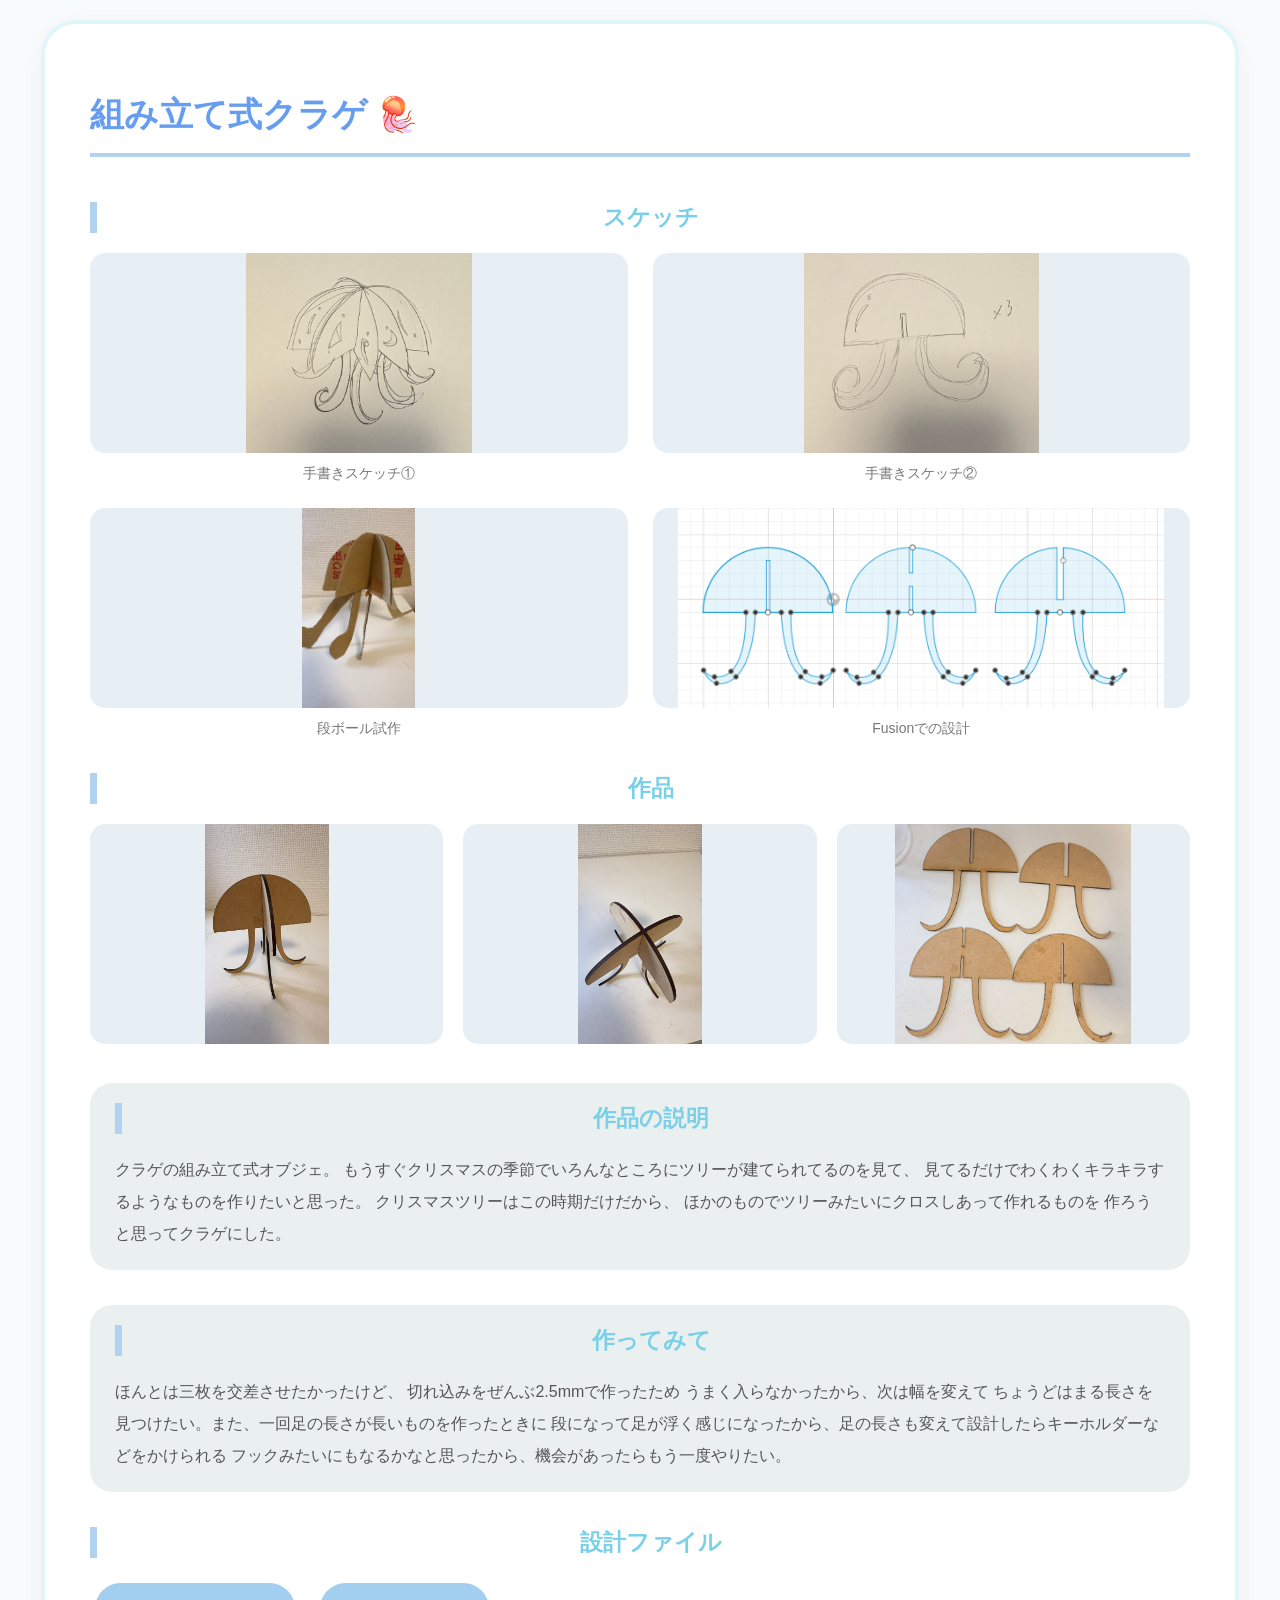
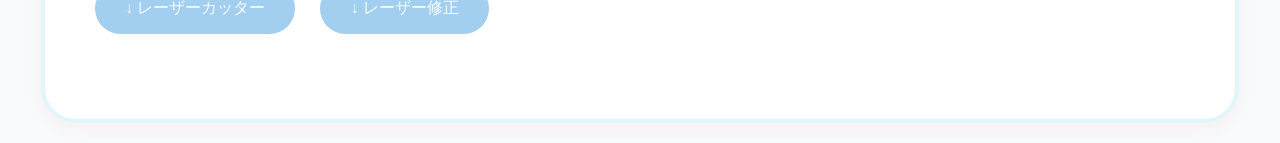
<file: digi_fab/4.html>
<!DOCTYPE html>
<html lang="jp">
<head>
    <meta charset="UTF-8">
    <title>レーザーカット</title>

    <link href="https://fonts.googleapis.com/css2?family=Baloo+2:wght@400;700;800&display=swap" rel="stylesheet">
       <link rel="stylesheet" href="css/4html.css">
</head>

<body>

<main class="page">

  <h1>組み立て式クラゲ 🪼</h1>

  <!-- スケッチ -->
  <section>
    <h2>スケッチ</h2>

    <div class="sketch-grid">
      <figure>
        <img src="./images/スケッチ1.jpg" alt="手書きスケッチ">
        <figcaption>手書きスケッチ①</figcaption>
      </figure>

      <figure>
        <img src="./images/スケッチ2.jpg" alt="手書きスケッチ">
        <figcaption>手書きスケッチ②</figcaption>
      </figure>

      <figure>
        <img src="./images/段ボール.jpg" alt="段ボール試作">
        <figcaption>段ボール試作</figcaption>
      </figure>

      <figure>
        <img src="./images/スクリーンショット 2026-11-09 173609.png"
             alt="Fusionでの設計">
        <figcaption>Fusionでの設計</figcaption>
      </figure>
    </div>
  </section>

  <!-- 作品 -->
  <section>
    <h2>作品</h2>

    <div class="works-grid">
      <figure>
        <img src="./images/jellhyfish1.jpg" alt="クラゲの完成写真">
      </figure>

      <figure>
        <img src="./images/jellyfish2.jpg" alt="クラゲの別角度">
      </figure>

      <figure>
        <img src="./images/jellyfish4.jpg" alt="クラゲのパーツ">
      </figure>
    </div>
  </section>

  <!-- 作品の説明 -->
  <section class="text-box">
    <h2>作品の説明</h2>
    <p>
      クラゲの組み立て式オブジェ。 もうすぐクリスマスの季節でいろんなところにツリーが建てられてるのを見て、
       見てるだけでわくわくキラキラするようなものを作りたいと思った。 クリスマスツリーはこの時期だけだから、
       ほかのものでツリーみたいにクロスしあって作れるものを 作ろうと思ってクラゲにした。
    </p>
  </section>

  <!-- 作ってみて -->
  <section class="text-box">
    <h2>作ってみて</h2>
    <p>
      ほんとは三枚を交差させたかったけど、
    切れ込みをぜんぶ2.5mmで作ったため
    うまく入らなかったから、次は幅を変えて
    ちょうどはまる長さを見つけたい。また、一回足の長さが長いものを作ったときに
段になって足が浮く感じになったから、足の長さも変えて設計したらキーホルダーなどをかけられる
フックみたいにもなるかなと思ったから、機会があったらもう一度やりたい。
    </p>
  </section>

  

  <!-- 設計ファイル -->
  <section id="files">
    <h2>設計ファイル</h2>

    <div class="file-links">
      <a href="./files/レーザーカッター.dxf" download>
        ↓ レーザーカッター
      </a>

      <a href="./files/レーザー修正.dxf" download>
        ↓ レーザー修正
      </a>
    </div>
  </section>

</main>

</body>

</body>
</html>
</file>
<file: digi_fab/css/4html.css>
body {
  background-color: #e6eff6;
  color: #555;
  font-family: "Yu Gothic", sans-serif;
  padding: 30px;
}

h2 {
  text-align: center;
  color: #9fd9f6;
  font-size: 30px;
  margin-bottom: 40px;
}

.section {
  background: white;
  padding: 25px;
  margin: 30px auto;
  max-width: 900px;
  border-radius: 20px;
  box-shadow: 0 4px 12px rgba(0,0,0,0.06);
}

h3 {
  color: #7ab4ee;
  border-bottom: 2px solid #61c5e6;
  padding-bottom: 10px;
  margin-bottom: 20px;
}

.image-container {
  display: flex;
  justify-content: flex-start;
  gap: 20px;
  margin-bottom: 20px;
}

.image-container img {
  width: calc(50% - 10px);
  height: 220px;
  object-fit: contain;
  background: #eef2f5;
  border-radius: 12px;
}

.works img {
  width: calc(33.33% - 14px);
  height: 230px;
  object-fit: contain;
  border-radius: 12px;
}

.description {
  background: #eaf0f6;
  padding: 20px;
  border-radius: 12px;
  line-height: 2;
}

.menu-link,
.file-links a {
  display: inline-block;
  padding: 12px 22px;
  margin: 5px;
  background: #d8ebfa;
  color: #405288;
  border-radius: 12px;
  text-decoration: none;
}

.menu-link:hover,
.file-links a:hover {
  background: #d8ebfa;
}
.image-container figure {
  width: 50%;
  margin: 0;
  text-align: center;
}

.image-container figure img {
  width: 100%;
  height: 220px;
  object-fit: contain;
  border-radius: 12px;
}

.image-container figcaption {
  margin-top: 10px;
  font-size: 14px;
  color: #888;
}

/* 全体の背景 */
body {
  margin: 0;
  padding: 20px;
  background: #f8fbfc;
  color: #555;
  font-family: "Yu Gothic", sans-serif;
}

/* 白いメインカード */
.page {
  max-width: 1100px;
  margin: auto;
  padding: 45px;
  background: white;
  border: 4px solid #e0f6fb;
  border-radius: 35px;
  box-shadow: 0 5px 20px rgba(230, 140, 175, 0.12);
}

/* メインタイトル */
h1 {
  color: #669df0;
  font-size: 34px;
  margin-bottom: 45px;
  border-bottom: 4px solid #b2d2f1;
  padding-bottom: 15px;
}

/* 各セクション */
section {
  margin-bottom: 35px;
}

/* 見出し */
h2 {
  color: #79d0e8;
  font-size: 23px;
  border-left: 7px solid #b2d2f1;
  padding-left: 15px;
  margin-bottom: 20px;
}

/* スケッチ：2列 */
.sketch-grid {
  display: grid;
  grid-template-columns: repeat(2, 1fr);
  gap: 25px;
}

figure {
  margin: 0;
  text-align: center;
}

.sketch-grid img {
  width: 100%;
  height: 200px;
  object-fit: contain;
  background: #e7eff5;
  border-radius: 15px;
}

figcaption {
  margin-top: 8px;
  color: #777;
  font-size: 14px;
}

/* 作品：3列 */
.works-grid {
  display: grid;
  grid-template-columns: repeat(3, 1fr);
  gap: 20px;
}

.works-grid img {
  width: 100%;
  height: 220px;
  object-fit: contain;
  background: #e7eff5;
  border-radius: 15px;
}

/* 説明文のボックス */
.text-box {
  background: #eaf0f0;
  padding: 20px 25px;
  border-radius: 22px;
}

.text-box h2 {
  margin-top: 0;
}

.text-box p {
  line-height: 2;
  margin-bottom: 0;
}

/* ボタン */
.button-area {
  display: flex;
  justify-content: center;
  gap: 25px;
  margin: 30px 0 45px;
}

.pink-button {
  display: inline-block;
  width: 280px;
  padding: 15px;
  text-align: center;
  background: #a2cef0;
  color: white;
  border-radius: 40px;
  text-decoration: none;
  transition: 0.3s;
}

.pink-button:hover {
  background: #edf0f1;
  transform: translateY(-3px);
}

/* 設計ファイル */
.file-links {
  display: flex;
  gap: 15px;
}

.file-links a {
  display: inline-block;
  padding: 15px 30px;
  background: #a2cef0;
  color: #f9fefe;
  border-radius: 30px;
  text-decoration: none;
  transition: 0.3s;
}

.file-links a:hover {
  background: #cee4f2;
}

/* スマホ対応 */
@media (max-width: 650px) {
  body {
    padding: 8px;
  }

  .page {
    padding: 20px;
  }

  .sketch-grid {
    grid-template-columns: 1fr;
  }

  .works-grid {
    grid-template-columns: 1fr;
  }

  .button-area,
  .file-links {
    flex-direction: column;
  }

  .pink-button {
    width: auto;
  }
}
</file>
